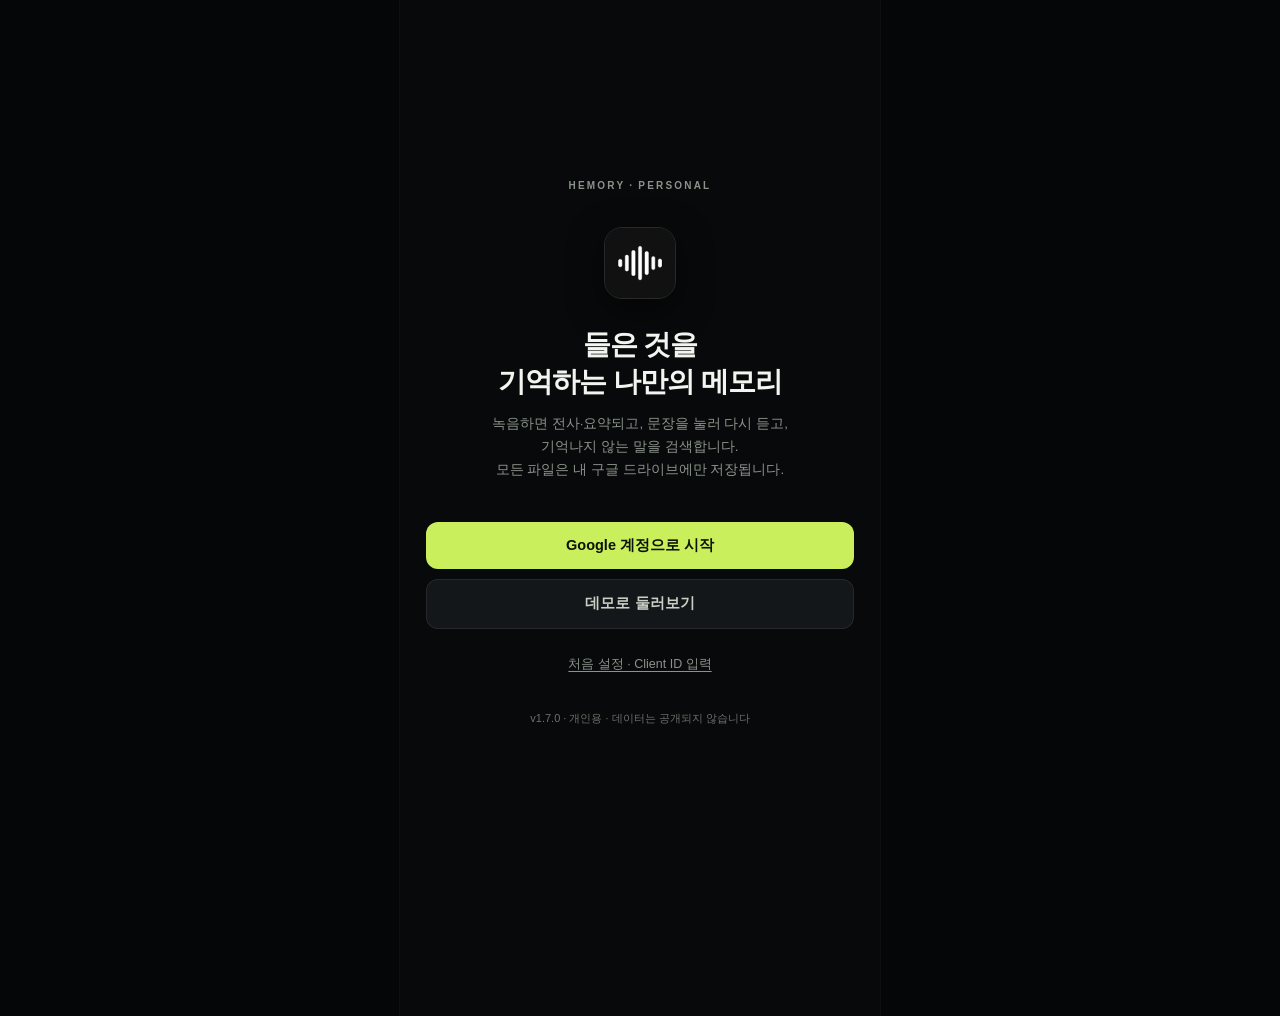
<file: index.html>
<!DOCTYPE html>
<html lang="ko">
<head>
<meta charset="utf-8">
<meta name="viewport" content="width=device-width, initial-scale=1, viewport-fit=cover, maximum-scale=1, user-scalable=no">
<title>Hemory 개인용</title>
<meta name="description" content="내 드라이브에만 저장되는 개인 녹음·전사·검색 메모리">
<meta name="apple-mobile-web-app-capable" content="yes">
<meta name="mobile-web-app-capable" content="yes">
<meta name="apple-mobile-web-app-status-bar-style" content="black-translucent">
<meta name="apple-mobile-web-app-title" content="Hemory">
<meta name="format-detection" content="telephone=no">
<meta name="theme-color" content="#0a0b0c">
<link rel="manifest" href="manifest.webmanifest">
<link rel="apple-touch-icon" sizes="180x180" href="icons/icon-180.png">
<link rel="icon" href="icons/favicon-32.png" sizes="32x32">
<link rel="stylesheet" href="app.css?v=1.7.0">
<script src="https://accounts.google.com/gsi/client" async defer></script>
</head>
<body>
<div id="app">

  <!-- ── 인증 게이트 ─────────────────────────────── -->
  <section id="screen-gate" class="screen active">
    <div class="gate">
      <div class="gate-brand">HEMORY<span class="dot">·</span>PERSONAL</div>
      <div class="gate-mark"><img src="icons/icon-192.png" alt="" width="72" height="72"></div>
      <h1 class="gate-title">들은 것을<br>기억하는 나만의 메모리</h1>
      <p class="gate-desc">녹음하면 전사·요약되고, 문장을 눌러 다시 듣고,<br>기억나지 않는 말을 검색합니다.<br>모든 파일은 내 구글 드라이브에만 저장됩니다.</p>
      <button id="btn-signin" class="btn btn-primary btn-block">Google 계정으로 시작</button>
      <button id="btn-demo" class="btn btn-ghost btn-block">데모로 둘러보기</button>
      <button id="btn-gate-setup" class="link-btn">처음 설정 · Client ID 입력</button>
      <div class="gate-foot">v<span id="app-version">1.0</span> · 개인용 · 데이터는 공개되지 않습니다</div>
    </div>
  </section>

  <!-- ── 타임라인 ────────────────────────────────── -->
  <section id="screen-timeline" class="screen">
    <div class="topbar">
      <button class="menu-btn" id="btn-menu" aria-label="메뉴 · 설정">
        <svg viewBox="0 0 24 24" width="20" height="20" aria-hidden="true"><path d="M4 7h16M4 12h16M4 17h16" fill="none" stroke="currentColor" stroke-width="1.7" stroke-linecap="round"/></svg>
      </button>
      <span class="topbar-sep" aria-hidden="true"></span>
      <button class="listen-pill" id="btn-listen" aria-label="탭하여 듣기 시작">
        <span class="lp-text">
          <span class="lp-title">탭하여 듣기 시작</span>
          <span class="lp-sub">마지막 시작 <b id="last-start">—</b></span>
        </span>
        <span class="lp-wave" aria-hidden="true"></span>
      </button>
    </div>

    <div class="datenav">
      <button class="dn-month" id="dn-month" aria-label="다른 날짜 고르기">
        <span id="dn-month-text">2026 / 11</span>
        <svg viewBox="0 0 24 24" width="15" height="15" aria-hidden="true"><path d="m9 6 6 6-6 6" fill="none" stroke="currentColor" stroke-width="1.8" stroke-linecap="round" stroke-linejoin="round"/></svg>
      </button>
      <div class="dn-right">
        <button class="qdot" id="queue-dot" hidden aria-label="업로드 대기"><span class="qd-dot" aria-hidden="true"></span><span id="queue-n">0</span></button>
        <button class="dn-today" id="btn-today">오늘로</button>
      </div>
    </div>

    <div class="weekstrip" id="weekstrip" role="tablist" aria-label="요일별 날짜"></div>

    <div id="recovery" class="recovery" hidden></div>
    <div id="tl-tip"></div>
    <div id="tl-status" class="tl-status" hidden></div>
    <div id="dayview" class="dayview"></div>
  </section>

  <!-- ── 활동: 카테고리 · 요약 · 검색 ─────────────── -->
  <section id="screen-search" class="screen">
    <header class="phead">
      <h1>활동</h1>
      <p>카테고리 · 요약 · 검색</p>
    </header>
    <div class="searchwrap">
      <div class="searchbar">
        <svg viewBox="0 0 24 24" width="18" height="18" aria-hidden="true"><circle cx="11" cy="11" r="6.5" fill="none" stroke="currentColor" stroke-width="1.7"/><path d="m16 16 4 4" stroke="currentColor" stroke-width="1.7" stroke-linecap="round"/></svg>
        <input id="q" type="text" inputmode="search" autocomplete="off" autocapitalize="off" spellcheck="false" placeholder="기억나지 않는 말을 검색" enterkeyhint="search">
        <button id="q-clear" class="q-clear" hidden aria-label="지우기">✕</button>
      </div>
      <div class="seg" id="search-mode">
        <button data-mode="search" class="on">검색</button>
        <button data-mode="ask">AI에게 묻기</button>
      </div>
    </div>
    <div class="chips" id="search-chips"></div>
    <div id="search-body" class="list"></div>
  </section>

  <!-- ── 인물: 화자 ─────────────────────────────── -->
  <section id="screen-people" class="screen">
    <header class="phead">
      <h1>인물</h1>
      <p>전사에서 확인된 화자</p>
    </header>
    <div id="people-sum" class="people-sum"></div>
    <div id="people-list" class="list"></div>
  </section>

  <!-- ── 에이전트: AI 질문 · 설정 ─────────────────── -->
  <section id="screen-agent" class="screen">
    <header class="phead">
      <h1>에이전트</h1>
      <p>기록에 묻고, 녹음 환경을 관리합니다</p>
    </header>
    <div class="agent-card">
      <div class="agent-top">
        <span class="agent-dot" aria-hidden="true"></span>
        <span class="agent-title">기록 에이전트</span>
        <span class="agent-badge" id="agent-badge">Gemini</span>
      </div>
      <textarea id="ask-input" rows="2" placeholder="예: 지난 회의에서 정한 일정이 뭐였지?" autocomplete="off"></textarea>
      <button class="btn btn-primary btn-block" id="ask-run">물어보기</button>
      <p class="agent-hint" id="agent-hint">근거가 된 문장과 함께 답합니다.</p>
    </div>
    <div id="ask-body" class="list"></div>
    <div class="agent-links" id="agent-links">
      <button class="alink" data-go="settings" data-scroll="sgroup-flip"><b>뒤집어 녹음</b><span>엎으면 시작 · 들면 저장</span></button>
      <button class="alink" data-go="settings" data-scroll="sgroup-schedule"><b>예약 녹음</b><span>요일 · 시간 자동 녹음</span></button>
      <button class="alink" data-go="settings" data-scroll="sgroup-ai"><b>Gemini 키</b><span>질문 · 기기 전사</span></button>
      <button class="alink" data-go="settings" data-scroll="sgroup-account"><b>계정 · 동기화</b><span>Google 드라이브 연결</span></button>
    </div>
  </section>

  <!-- ── 설정 ────────────────────────────────────── -->
  <section id="screen-settings" class="screen">
    <header class="head">
      <button class="back-btn" id="btn-settings-back" aria-label="타임라인으로">
        <svg viewBox="0 0 24 24" width="18" height="18" aria-hidden="true"><path d="m14 6-6 6 6 6" fill="none" stroke="currentColor" stroke-width="1.8" stroke-linecap="round" stroke-linejoin="round"/></svg>
        <span>타임라인</span>
      </button>
      <h1 class="head-title">설정</h1>
    </header>
    <div id="settings-body" class="settings"></div>
  </section>

  <!-- ── 하단 탭 ─────────────────────────────────── -->
  <nav class="tabbar" id="tabbar" hidden>
    <button data-tab="timeline" class="active">
      <svg viewBox="0 0 24 24" width="22" height="22"><path d="M20 12a8 8 0 1 1-2.4-5.7" fill="none" stroke="currentColor" stroke-width="1.7" stroke-linecap="round"/><path d="M20 3.6V8h-4.4" fill="none" stroke="currentColor" stroke-width="1.7" stroke-linecap="round" stroke-linejoin="round"/><path d="M12 8.4V12l2.6 1.6" fill="none" stroke="currentColor" stroke-width="1.7" stroke-linecap="round"/></svg>
      <span>타임라인</span>
    </button>
    <button data-tab="search">
      <svg viewBox="0 0 24 24" width="22" height="22"><path d="m12 3 8 4.2-8 4.2-8-4.2L12 3Z" fill="none" stroke="currentColor" stroke-width="1.6" stroke-linejoin="round"/><path d="m4 12.2 8 4.2 8-4.2M4 16.6l8 4.2 8-4.2" fill="none" stroke="currentColor" stroke-width="1.6" stroke-linecap="round" stroke-linejoin="round"/></svg>
      <span>활동</span>
    </button>
    <button data-tab="people">
      <svg viewBox="0 0 24 24" width="22" height="22"><circle cx="9" cy="8.5" r="3.2" fill="none" stroke="currentColor" stroke-width="1.6"/><path d="M3.4 19.2c.5-3.1 2.8-5 5.6-5s5.1 1.9 5.6 5" fill="none" stroke="currentColor" stroke-width="1.6" stroke-linecap="round"/><path d="M16 6.4a2.7 2.7 0 0 1 0 5.2M17.6 14.6c1.8.5 3 2 3.3 4.2" fill="none" stroke="currentColor" stroke-width="1.6" stroke-linecap="round"/></svg>
      <span>인물</span>
    </button>
    <button data-tab="agent">
      <svg viewBox="0 0 24 24" width="22" height="22"><rect x="5" y="8" width="14" height="11" rx="3.4" fill="none" stroke="currentColor" stroke-width="1.6"/><path d="M12 4.6V8" fill="none" stroke="currentColor" stroke-width="1.6" stroke-linecap="round"/><circle cx="12" cy="3.6" r="1.2" fill="currentColor"/><circle cx="9.4" cy="13" r="1.15" fill="currentColor"/><circle cx="14.6" cy="13" r="1.15" fill="currentColor"/><path d="M9.6 16.2h4.8" fill="none" stroke="currentColor" stroke-width="1.6" stroke-linecap="round"/></svg>
      <span>에이전트</span>
    </button>
  </nav>

  <button class="fab" id="fab" hidden aria-label="녹음 시작">
    <svg viewBox="0 0 24 24" width="24" height="24"><rect x="9" y="3" width="6" height="11" rx="3" fill="none" stroke="currentColor" stroke-width="1.8"/><path d="M6 11a6 6 0 0 0 12 0M12 17v4" fill="none" stroke="currentColor" stroke-width="1.8" stroke-linecap="round"/></svg>
  </button>

  <!-- ── Google 연결이 필요할 때만 나오는 막대 ─────────────── -->
  <button id="conn-bar" class="conn-bar" hidden>
    <svg viewBox="0 0 24 24" width="17" height="17" aria-hidden="true"><path d="M20 12a8 8 0 1 1-2.3-5.6" fill="none" stroke="currentColor" stroke-width="1.7" stroke-linecap="round"/><path d="M20 4v4h-4" fill="none" stroke="currentColor" stroke-width="1.7" stroke-linecap="round" stroke-linejoin="round"/></svg>
    <span>Google 연결이 잠시 끊겼습니다 · <b>탭하여 다시 연결</b></span>
  </button>
</div>

<div id="sheet-root"></div>
<div id="del-bar" class="del-bar" hidden></div>
<div id="auto-bar" class="auto-bar" hidden></div>
<div id="resume-bar" class="auto-bar" hidden></div>
<button id="flip-chip" class="flip-chip" hidden></button>
<div id="sleep-overlay" hidden><div class="so-body"><span class="so-dot"></span><span class="so-txt">녹음 중</span><span class="so-time" id="so-time">00:00</span></div><div class="so-hint">들면 자동으로 저장합니다</div></div>
<div id="toast" class="toast" role="status" aria-live="polite"></div>

<script type="module" src="js/app.js?v=1.7.0"></script>
</body>
</html>
</file>
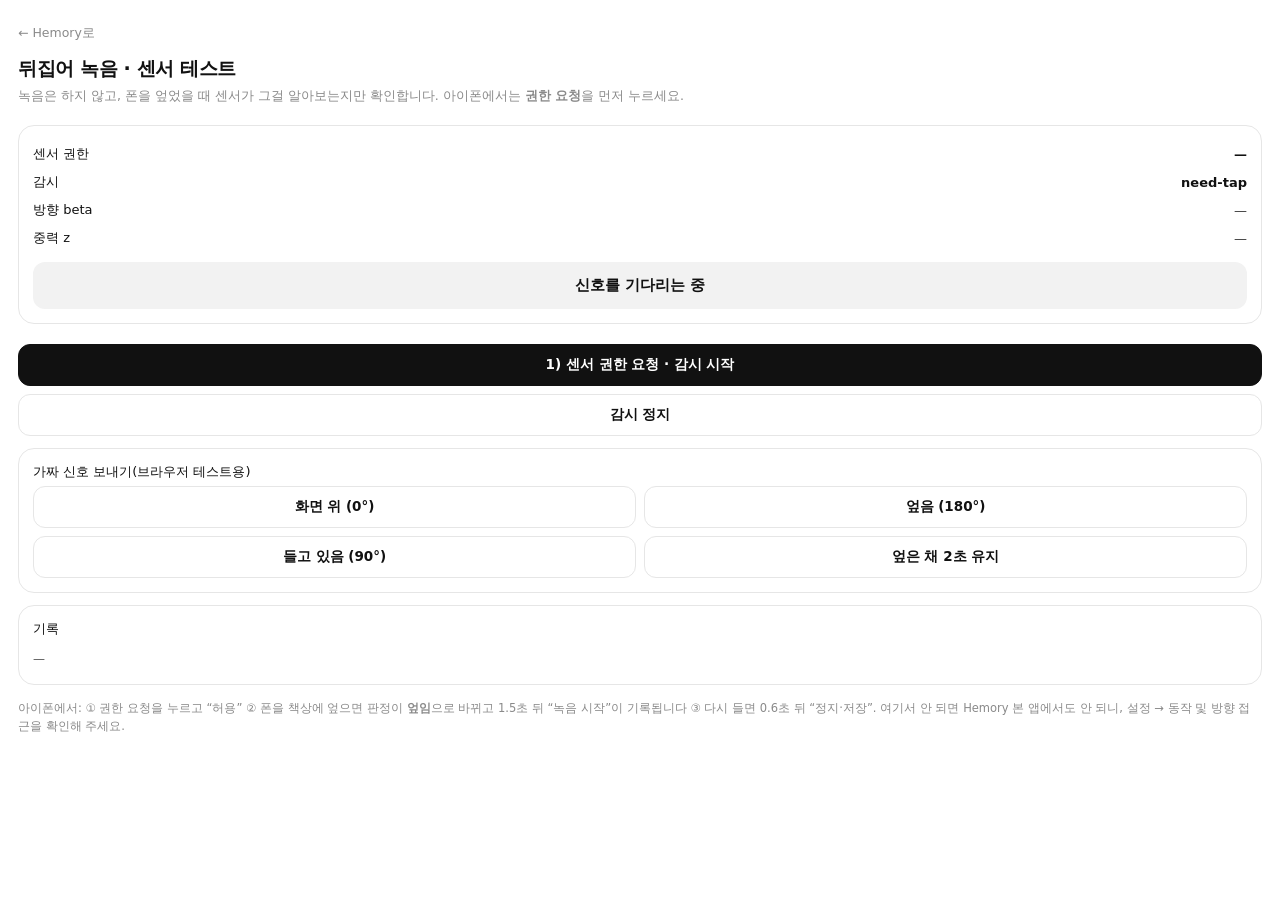
<file: demo/flip-lab.html>
<!DOCTYPE html>
<html lang="ko">
<head>
<meta charset="utf-8">
<meta name="viewport" content="width=device-width, initial-scale=1, viewport-fit=cover">
<title>Hemory · 센서 테스트</title>
<style>
  :root{--ink:#111;--muted:#8a8a8a;--line:#e6e6e6;--chip:#f2f2f2}
  *{box-sizing:border-box}
  body{margin:0;padding:22px 18px calc(28px + env(safe-area-inset-bottom));font-family:-apple-system,BlinkMacSystemFont,"Apple SD Gothic Neo",system-ui,sans-serif;color:var(--ink);background:#fff;-webkit-text-size-adjust:100%}
  h1{font-size:19px;letter-spacing:-.02em;margin:0 0 4px}
  p.sub{margin:0 0 20px;color:var(--muted);font-size:12.5px;line-height:1.55}
  .card{border:1px solid var(--line);border-radius:16px;padding:14px;margin-bottom:12px}
  .row{display:flex;justify-content:space-between;align-items:center;gap:10px;font-size:13px;padding:5px 0}
  .row b{font-weight:600}
  .val{font-variant-numeric:tabular-nums;color:#333}
  .pose{margin-top:10px;border-radius:12px;padding:14px;text-align:center;font-size:15px;font-weight:700;background:var(--chip);transition:background .2s,color .2s}
  .pose[data-pose="down"]{background:#111;color:#fff}
  button{font:inherit;font-size:13.5px;font-weight:600;border-radius:12px;padding:11px 14px;border:1px solid var(--line);background:#fff;color:var(--ink);width:100%;margin-top:8px}
  button.primary{background:#111;color:#fff;border-color:#111}
  button:active{opacity:.8}
  .btns{display:grid;grid-template-columns:1fr 1fr;gap:8px}
  .btns button{margin-top:0}
  .log{margin-top:6px;font-size:12px;line-height:1.7;color:#555;white-space:pre-wrap;font-variant-numeric:tabular-nums;max-height:180px;overflow:auto}
  .note{font-size:11.5px;color:var(--muted);line-height:1.6;margin:14px 0 0}
  .back{display:inline-block;margin-bottom:14px;font-size:12.5px;color:var(--muted);text-decoration:none}
</style>
</head>
<body>
<a class="back" href="../">← Hemory로</a>
<h1>뒤집어 녹음 · 센서 테스트</h1>
<p class="sub">녹음은 하지 않고, 폰을 엎었을 때 센서가 그걸 알아보는지만 확인합니다. 아이폰에서는 <b>권한 요청</b>을 먼저 누르세요.</p>

<div class="card">
  <div class="row"><span>센서 권한</span><b id="perm">—</b></div>
  <div class="row"><span>감시</span><b id="watch">꺼짐</b></div>
  <div class="row"><span>방향 beta</span><span class="val" id="beta">—</span></div>
  <div class="row"><span>중력 z</span><span class="val" id="gz">—</span></div>
  <div class="pose" id="pose" data-pose="none">신호를 기다리는 중</div>
</div>

<button class="primary" id="ask">1) 센서 권한 요청 · 감시 시작</button>
<button id="stop">감시 정지</button>

<div class="card" style="margin-top:12px">
  <div class="row" style="padding-top:0"><span>가짜 신호 보내기(브라우저 테스트용)</span></div>
  <div class="btns">
    <button data-fake="up">화면 위 (0°)</button>
    <button data-fake="down">엎음 (180°)</button>
    <button data-fake="tilt">들고 있음 (90°)</button>
    <button data-fake="hold">엎은 채 2초 유지</button>
  </div>
</div>

<div class="card">
  <div class="row" style="padding-top:0"><span>기록</span></div>
  <div class="log" id="log">—</div>
</div>

<p class="note">아이폰에서: ① 권한 요청을 누르고 “허용” ② 폰을 책상에 엎으면 판정이 <b>엎임</b>으로 바뀌고 1.5초 뒤 “녹음 시작”이 기록됩니다 ③ 다시 들면 0.6초 뒤 “정지·저장”. 여기서 안 되면 Hemory 본 앱에서도 안 되니, 설정 → 동작 및 방향 접근을 확인해 주세요.</p>

<script type="module">
import { FlipWatcher } from "../js/flip.js";

const $ = (s) => document.querySelector(s);
const logEl = $("#log");
const lines = [];
function log(msg) {
  lines.unshift(`${new Date().toLocaleTimeString("ko-KR", { hour12: false })} · ${msg}`);
  logEl.textContent = lines.slice(0, 12).join("\n");
}

const flip = new FlipWatcher({
  onStart: async () => { log("녹음 시작(테스트)"); return true; },
  onStop: () => log("정지·자동 저장(테스트)"),
  onState: (s) => { $("#watch").textContent = s; },
  onSample: (w) => {
    $("#beta").textContent = w.last.beta == null ? "—" : `${Math.round(w.last.beta)}°`;
    $("#gz").textContent = w.last.gz == null ? "—" : w.last.gz.toFixed(2);
    $("#perm").textContent = w.perm === "denied" ? "차단됨" : w.granted ? "허용됨" : "필요";
    const el = $("#pose");
    el.dataset.pose = w.pose;
    el.textContent = w.active ? "녹음 중(테스트)" : w.poseLabel;
  },
});
flip.setArmed(true);

$("#ask").addEventListener("click", async () => {
  const r = await flip.requestPermission();
  log(r.ok ? "센서 권한 허용" : "센서 권한 거부");
  flip.setArmed(true);
  flip.start();
});
$("#stop").addEventListener("click", () => { flip.disable(); flip.setArmed(true); log("감시 정지"); });

function fake(pose) {
  const frames = {
    up:   [{ z: -9.8, beta: 0 }],
    down: [{ z: 9.8, beta: 180 }],
    tilt: [{ z: -0.3, beta: 90 }],
  };
  if (pose === "hold") {
    // 엎은 상태를 2초 유지한 것처럼: 같은 값을 여러 번 보내되 실제 시계는 그대로 흐르게 둔다
    let n = 0;
    const t = setInterval(() => {
      send({ z: 9.8, beta: 180 });
      if (++n >= 20) clearInterval(t);
    }, 100);
    log("가짜 신호: 엎음 2초");
    return;
  }
  for (const f of frames[pose] || []) send(f);
  log(`가짜 신호: ${pose}`);
}

function send({ z, beta }) {
  window.dispatchEvent(new DeviceMotionEvent("devicemotion", {
    accelerationIncludingGravity: { x: 0, y: 0, z },
  }));
  window.dispatchEvent(new DeviceOrientationEvent("deviceorientation", { beta, gamma: 0, alpha: 0 }));
}
document.querySelectorAll("[data-fake]").forEach((b) => b.addEventListener("click", () => fake(b.dataset.fake)));
</script>
</body>
</html>
</file>
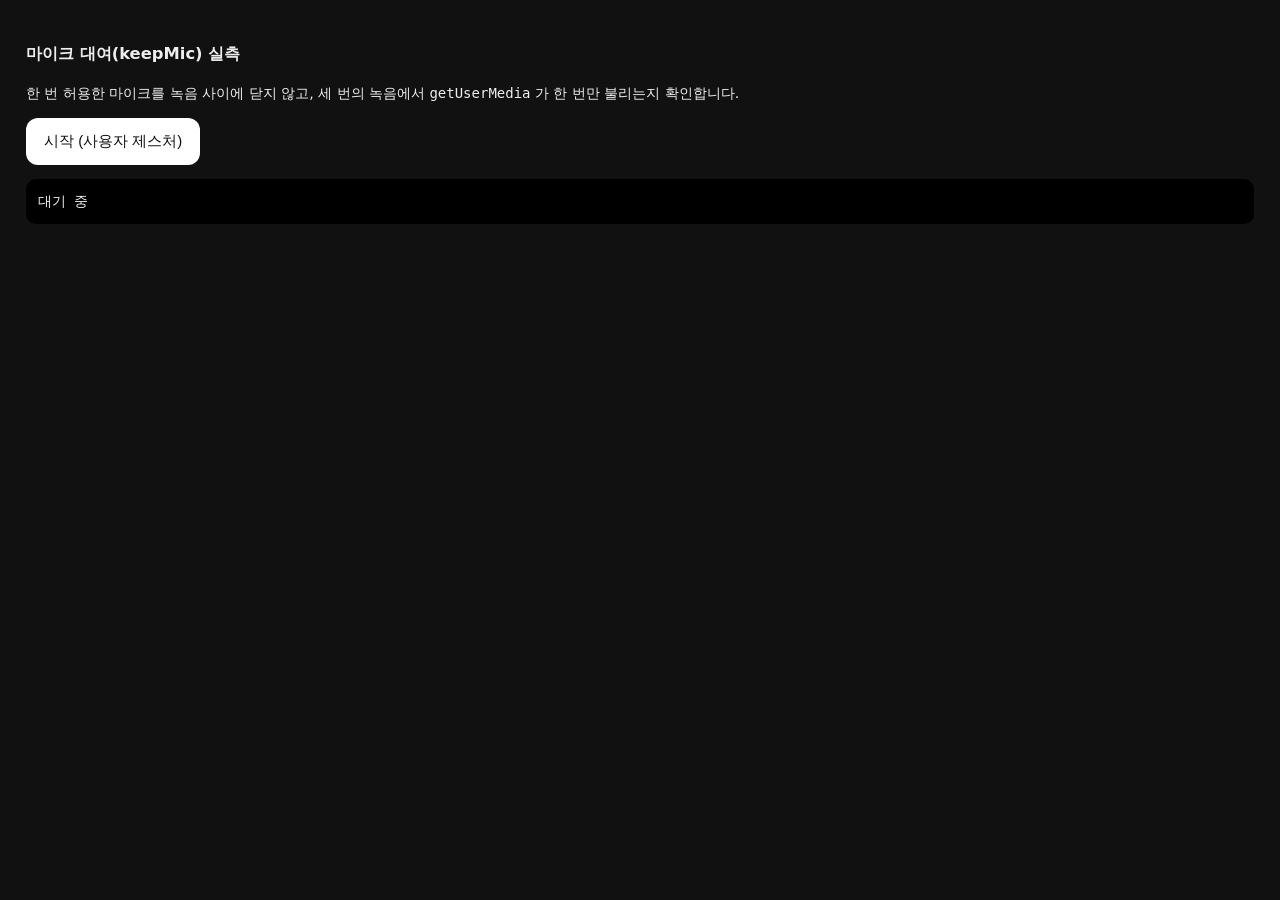
<file: tests/mic-lease-browser.html>
<!doctype html>
<html lang="ko">
<head>
<meta charset="utf-8">
<meta name="viewport" content="width=device-width,initial-scale=1">
<title>Hemory v1.4.1 — 마이크 대여 브라우저 실측</title>
<style>body{font:14px/1.5 -apple-system,system-ui,sans-serif;padding:18px;background:#111;color:#eee}pre{white-space:pre-wrap;background:#000;padding:12px;border-radius:10px}button{padding:14px 18px;font-size:15px;border-radius:12px;border:0;background:#fff;color:#111}</style>
</head>
<body>
<h3>마이크 대여(keepMic) 실측</h3>
<p>한 번 허용한 마이크를 녹음 사이에 닫지 않고, 세 번의 녹음에서 <code>getUserMedia</code> 가 한 번만 불리는지 확인합니다.</p>
<button id="run">시작 (사용자 제스처)</button>
<pre id="out">대기 중</pre>
<script type="module">
import { Recorder, acquireMic, releaseMic, micStatus, probeDuration } from "../js/record.js";

const out = document.getElementById("out");
const log = (o) => { out.textContent = typeof o === "string" ? o : JSON.stringify(o, null, 2); };
const wait = (ms) => new Promise((r) => setTimeout(r, ms));

let gumCalls = 0;
const orig = navigator.mediaDevices.getUserMedia.bind(navigator.mediaDevices);
navigator.mediaDevices.getUserMedia = async (c) => { gumCalls++; return orig(c); };

document.getElementById("run").addEventListener("click", async () => {
  const result = { gumCalls: 0, rounds: [], trackAfterStop: null, sameStream: null, error: null };
  try {
    releaseMic();
    gumCalls = 0;
    const R = new Recorder();
    const first = await acquireMic();
    const firstTrack = first.stream.getAudioTracks()[0];
    for (let i = 1; i <= 3; i++) {
      await R.start({ keepMic: true });
      await wait(700);
      const s = await R.stop();
      const dup = await probeDuration(s.blob);
      result.rounds.push({
        round: i,
        bytes: s.blob.size,
        mime: s.blob.type,
        duration: Number((s.duration || 0).toFixed(2)),
        probed: Number((dup || 0).toFixed(2)),
        trackAfterStop: micStatus().readyState,
        muted: micStatus().muted,
      });
    }
    result.gumCalls = gumCalls;
    result.trackAfterStop = micStatus().readyState;
    result.sameStream = micStatus().live && navigator.mediaDevices && true;
    result.trackSame = (await acquireMic()).stream.getAudioTracks()[0] === firstTrack;
    result.holdLive = micStatus().live;
  } catch (e) {
    result.error = String(e && (e.stack || e.message || e));
  }
  log(result);
  window.__RESULT = result;
});
</script>
</body>
</html>
</file>
<file: app.css>
/* ── Hemory 개인용 · 다크 모노톤 + 올리브/라임 ─────────────────
   v1.5: 참고 스크린샷처럼 딥 블랙 배경 · 시간축 타임라인 · 4탭 구조.
   기존 기능(녹음·전사·검색·설정·시트)은 같은 클래스 이름을 그대로 쓴다. */
:root{
  --bg:#08090a;
  --bg-2:#0b0d0e;
  --surface:#14171a;
  --surface-2:#191d20;
  --surface-3:#21262a;
  --ink:#f2f5ef;
  --ink-2:#c9d1c6;
  --muted:#8a938a;
  --muted-2:#68716a;
  --line:rgba(255,255,255,.075);
  --line-2:rgba(255,255,255,.13);
  --chip:#181c1f;
  --chip-on:#c9ef5c;
  --acc:#c9ef5c;
  --acc-2:#a8d645;
  --acc-ink:#0d1206;
  --acc-dim:rgba(201,239,92,.13);
  --danger:#f0776c;
  --radius:18px;
  --sb:env(safe-area-inset-bottom, 0px);
  --st:env(safe-area-inset-top, 0px);
  --ease:cubic-bezier(.32,.72,0,1);
}
*{box-sizing:border-box;-webkit-tap-highlight-color:transparent}
html,body{margin:0;padding:0;background:#050607}
body{
  color:var(--ink);
  font-family:-apple-system,BlinkMacSystemFont,"Apple SD Gothic Neo","Pretendard","Helvetica Neue",Arial,sans-serif;
  font-size:15px;line-height:1.5;
  -webkit-font-smoothing:antialiased;
  overscroll-behavior-y:none;
}
button{font:inherit;color:inherit;border:0;background:none;cursor:pointer}
input,textarea{font:inherit;color:inherit}
#app{
  max-width:480px;margin:0 auto;min-height:100dvh;background:var(--bg);
  box-shadow:0 0 0 1px rgba(255,255,255,.04);position:relative;
  padding-top:var(--st);
  overflow-x:hidden;
}
.screen{display:none;padding-bottom:calc(116px + var(--sb))}
.screen.active{display:block;animation:fade .22s var(--ease)}
@keyframes fade{from{opacity:0;transform:translateY(4px)}to{opacity:1;transform:none}}

/* ── 공통 헤더 ─────────────────────────────── */
.head{padding:20px 20px 8px}
.head-row{display:flex;align-items:flex-start;justify-content:space-between;gap:12px}
.brand{font-size:10px;letter-spacing:.18em;color:var(--muted);font-weight:600;margin-bottom:6px}
.head-title{margin:6px 0 0;font-size:26px;line-height:1.22;letter-spacing:-.03em;font-weight:700}
.head-sub{margin-top:8px;font-size:13px;color:var(--muted)}
.icon-btn{
  width:38px;height:38px;border:1px solid var(--line-2);border-radius:50%;
  display:grid;place-items:center;color:var(--ink-2);background:var(--surface);flex:0 0 auto;margin-top:2px;
}
.icon-btn:active{background:var(--surface-2)}
.icon-btn.spin svg{animation:spin 1s linear infinite}
@keyframes spin{to{transform:rotate(360deg)}}
.head-actions{display:flex;align-items:center;gap:6px;flex:0 0 auto}
.text-btn{padding:0 12px;height:36px;border-radius:18px;border:1px solid var(--line-2);background:var(--surface);font-size:12.5px;font-weight:600;color:var(--ink-2);letter-spacing:-.01em}
.text-btn.on{background:var(--acc);border-color:var(--acc);color:var(--acc-ink)}
.back-btn{display:inline-flex;align-items:center;gap:3px;font-size:12.5px;color:var(--muted);padding:6px 10px 6px 0}

/* ── 상단 바 (메뉴 + 듣기 시작) ───────────────── */
.topbar{
  position:sticky;top:0;z-index:14;
  display:flex;align-items:center;gap:12px;
  padding:12px 14px 10px;
  background:linear-gradient(var(--bg) 72%, rgba(8,9,10,.86) 100%);
  backdrop-filter:saturate(150%) blur(12px);
}
.menu-btn{
  flex:0 0 auto;width:38px;height:44px;border-radius:12px;background:var(--surface);
  border:1px solid var(--line);display:grid;place-items:center;color:var(--ink-2);
}
.menu-btn:active{background:var(--surface-2)}
.menu-btn.spin svg{animation:spin 1s linear infinite}

/* 날짜 고르기 시트 */
.cal-head{display:flex;align-items:center;justify-content:space-between;padding:4px 6px 12px}
.cal-head b{font-size:15px;letter-spacing:-.01em}
.cal-head button{width:36px;height:36px;border-radius:50%;background:var(--surface-2);font-size:18px;color:var(--ink-2)}
.cal-grid{display:grid;grid-template-columns:repeat(7,1fr);gap:4px}
.cal-dow{text-align:center;font-size:10.5px;color:var(--muted-2);padding:6px 0}
.cal-day{position:relative;aspect-ratio:1;border-radius:12px;font-size:14px;color:var(--ink-2);display:grid;place-items:center;font-variant-numeric:tabular-nums}
.cal-day.today{box-shadow:inset 0 0 0 1px var(--line-2)}
.cal-day.on{background:var(--acc);color:var(--acc-ink);font-weight:800}
.cal-day i{position:absolute;bottom:7px;width:3.5px;height:3.5px;border-radius:50%;background:var(--acc-2)}
.cal-day.on i{background:var(--acc-ink)}
.topbar-sep{width:1px;height:24px;background:var(--line-2);flex:0 0 auto}
.listen-pill{
  position:relative;flex:1;min-width:0;display:flex;align-items:center;gap:10px;
  height:56px;padding:0 0 0 16px;border-radius:14px;overflow:hidden;text-align:left;
  background:linear-gradient(100deg,#1b2023 0%,#191d20 58%,#151a18 100%);
  border:1px solid var(--line-2);
}
.listen-pill:active{transform:scale(.995)}
.lp-text{flex:1;min-width:0;display:flex;flex-direction:column;gap:1px;padding:1px 0}
.lp-title{font-size:17px;font-weight:700;letter-spacing:-.02em;color:var(--ink);white-space:nowrap}
.lp-sub{font-size:11px;color:var(--muted);white-space:nowrap;overflow:hidden;text-overflow:ellipsis}
.lp-sub b{color:var(--ink-2);font-weight:600}
.lp-wave{
  flex:0 0 46%;align-self:stretch;opacity:.5;
  background-image:radial-gradient(circle at 1px 1px, rgba(215,240,190,.55) 1px, transparent 1.4px);
  background-size:5px 5px;
  -webkit-mask-image:linear-gradient(90deg, transparent 0%, rgba(0,0,0,.25) 22%, #000 62%);
  mask-image:linear-gradient(90deg, transparent 0%, rgba(0,0,0,.25) 22%, #000 62%);
}

/* ── 날짜 네비게이션 ─────────────────────────── */
.datenav{display:flex;align-items:center;justify-content:space-between;padding:6px 18px 2px}
.dn-month{
  display:inline-flex;align-items:center;gap:4px;font-size:19px;font-weight:700;
  letter-spacing:-.02em;color:var(--ink);padding:4px 2px;font-variant-numeric:tabular-nums;
}
.dn-month svg{color:var(--muted);margin-top:2px}
.dn-today{font-size:12.5px;color:var(--ink-2);padding:6px 2px;font-weight:600}
.dn-today.on{color:var(--acc)}
.dn-right{display:inline-flex;align-items:center;gap:10px}
/* v1.7 — 업로드 대기 배지(탭하면 지금 올리기) */
.qdot{display:inline-flex;align-items:center;gap:5px;height:24px;padding:0 9px;border-radius:999px;background:rgba(201,239,92,.1);border:1px solid rgba(201,239,92,.32);color:var(--acc);font-size:11px;font-weight:700;font-variant-numeric:tabular-nums;letter-spacing:0}
.qdot[hidden]{display:none}
.qdot .qd-dot{width:6px;height:6px;border-radius:50%;background:var(--acc);animation:sopulse 1.8s infinite}
.qdot[data-fails="1"]{background:rgba(255,99,99,.1);border-color:rgba(255,99,99,.34);color:var(--danger)}
.qdot[data-fails="1"] .qd-dot{background:var(--danger);animation:none}

/* 주간 캘린더 */
.weekstrip{display:grid;grid-template-columns:repeat(7,1fr);gap:2px;padding:4px 10px 10px}
.wd{
  position:relative;display:flex;flex-direction:column;align-items:center;gap:5px;
  padding:8px 0 12px;border-radius:14px;color:var(--muted);
}
.wd .wd-dow{font-size:10.5px;letter-spacing:.04em;color:var(--muted-2)}
.wd .wd-day{font-size:19px;font-weight:600;color:var(--ink-2);font-variant-numeric:tabular-nums;letter-spacing:-.02em}
.wd.on{background:rgba(201,239,92,.07)}
.wd.on .wd-dow{color:var(--acc-2)}
.wd.on .wd-day{color:var(--acc);font-weight:800}
.wd .wd-dots{position:absolute;bottom:4px;left:0;right:0;display:flex;justify-content:center;gap:3px;height:4px}
.wd .wd-dots i{width:4px;height:4px;border-radius:50%;background:var(--acc-2);opacity:.55}
.wd.on .wd-dots i{background:var(--acc);opacity:.95}
.wd.today .wd-day{color:var(--ink)}
.wd.today.on .wd-day{color:var(--acc)}

/* ── 시간축 타임라인 ─────────────────────────── */
.dayview{padding:0 8px 8px}
.grid{position:relative;margin-top:2px}
.hlabels{position:absolute;left:0;top:0;width:56px;height:100%;pointer-events:none}
.hlabel{
  position:absolute;left:6px;transform:translateY(-50%);
  font-size:9.5px;color:var(--muted-2);font-variant-numeric:tabular-nums;letter-spacing:.02em;
}
.hlabel.edge{color:var(--ink-2);font-weight:600}
.canvas{position:absolute;left:56px;right:2px;top:0;height:100%}
.hline{position:absolute;left:0;right:0;height:1px;background:repeating-linear-gradient(90deg,rgba(255,255,255,.075) 0 4px,transparent 4px 9px)}
.spine{position:absolute;left:0;width:2px;border-radius:2px;background:linear-gradient(180deg,rgba(201,239,92,.28),rgba(201,239,92,.5) 12%,rgba(201,239,92,.5) 88%,rgba(201,239,92,.2));box-shadow:0 0 10px rgba(201,239,92,.12)}
.blk{
  position:absolute;left:10px;right:0;display:block;text-align:left;overflow:hidden;
  padding:11px 14px 10px;border-radius:14px;color:var(--ink);
  background:linear-gradient(155deg,rgba(129,163,58,.17),rgba(26,31,24,.94) 42%,rgba(16,19,17,.97));
  border:1px solid rgba(168,206,88,.15);
  box-shadow:0 8px 22px rgba(0,0,0,.28), inset 0 1px 0 rgba(255,255,255,.03);
}
.blk:active{transform:scale(.997)}
.blk-range{display:block;font-size:11px;color:var(--acc-2);letter-spacing:.01em;font-variant-numeric:tabular-nums}
.blk-wm{
  position:absolute;right:10px;top:6px;font-size:27px;font-weight:800;letter-spacing:.01em;
  color:rgba(201,239,92,.13);pointer-events:none;user-select:none;line-height:1;
}
.blk-title{
  display:-webkit-box;-webkit-line-clamp:2;-webkit-box-orient:vertical;overflow:hidden;
  margin-top:9px;font-size:18px;line-height:1.33;font-weight:700;letter-spacing:-.025em;
  padding-right:4px;
}
.blk-foot{display:block;margin-top:9px;font-size:11.5px;color:var(--muted);white-space:nowrap;overflow:hidden;text-overflow:ellipsis}
.blk-cat{display:inline-flex;align-items:center;gap:5px;font-size:10px;letter-spacing:.08em;font-weight:700;color:var(--acc-2);margin-right:7px}
.blk[data-short="1"]{padding:9px 12px}
.blk[data-short="1"] .blk-wm{display:none}
.blk[data-short="1"] .blk-title{margin-top:5px;font-size:15.5px;-webkit-line-clamp:1}
.blk[data-short="1"] .blk-foot{display:none}
.blk.pending{background:linear-gradient(155deg,rgba(255,255,255,.04),rgba(18,21,22,.95));border-style:dashed;border-color:var(--line-2)}
.blk.pending .blk-range{color:var(--muted)}
.blk.on{border-color:var(--acc);box-shadow:0 0 0 1px var(--acc),0 10px 26px rgba(0,0,0,.35)}
.blk .ck{
  position:absolute;right:10px;bottom:10px;width:22px;height:22px;border-radius:50%;
  border:1.5px solid var(--line-2);display:grid;place-items:center;font-size:12px;color:var(--acc-ink);background:rgba(0,0,0,.25);
}
.blk.on .ck{background:var(--acc);border-color:var(--acc);color:var(--acc-ink)}
.day-empty{
  position:absolute;left:8px;right:8px;top:26px;padding:26px 18px;text-align:center;
  border:1px dashed var(--line-2);border-radius:16px;color:var(--muted);font-size:13px;line-height:1.65;
}
.day-empty b{display:block;color:var(--ink);font-size:14.5px;margin-bottom:4px}
.tl-status{padding:2px 20px 8px;font-size:11.5px;color:var(--muted)}
.tl-status b{color:var(--acc-2);font-weight:600}
.tl-status[hidden]{display:none}

/* ── 활동 · 인물 · 에이전트 공통 헤더 ─────────── */
.phead{padding:22px 20px 10px}
.phead h1{margin:0;font-size:26px;letter-spacing:-.03em;font-weight:700}
.phead p{margin:5px 0 0;font-size:12.5px;color:var(--muted)}

/* ── 칩 ────────────────────────────────────── */
.chips{display:flex;gap:7px;padding:10px 16px 4px;overflow-x:auto;scrollbar-width:none}
.chips::-webkit-scrollbar{display:none}
.chip{
  flex:0 0 auto;padding:7px 13px;border-radius:999px;background:var(--chip);
  font-size:13px;color:var(--ink-2);white-space:nowrap;border:1px solid var(--line);
  transition:background .15s,color .15s;
}
.chip.on{background:var(--acc);color:var(--acc-ink);border-color:var(--acc);font-weight:700}

/* ── 목록/피드 ─────────────────────────────── */
.list{padding:6px 12px 0}
.feed{padding:2px 4px 0}
.frow{display:grid;grid-template-columns:44px 1fr;gap:10px;width:100%;text-align:left;padding:13px 12px;border-radius:15px;border:1px solid transparent}
.frow:active{background:var(--surface)}
.frow-time{font-size:11.5px;color:var(--muted-2);font-variant-numeric:tabular-nums;padding-top:2px}
.frow-main{min-width:0;display:block}
.frow-top{display:flex;align-items:center;gap:6px;margin-bottom:4px}
.frow-date{font-size:10.5px;color:var(--muted-2)}
.frow-title{display:-webkit-box;-webkit-line-clamp:2;-webkit-box-orient:vertical;overflow:hidden;font-size:15px;font-weight:600;letter-spacing:-.02em;line-height:1.35}
.frow-line{display:-webkit-box;-webkit-line-clamp:1;-webkit-box-orient:vertical;overflow:hidden;font-size:12.5px;color:var(--muted);margin-top:3px}
.empty{padding:48px 24px;text-align:center;color:var(--muted)}
.empty h3{margin:0 0 6px;font-size:15px;font-weight:600;color:var(--ink)}
.empty p{margin:0;font-size:13px;line-height:1.6}
.tag{font-size:10px;letter-spacing:.06em;font-weight:600;padding:3px 7px;border-radius:6px;background:var(--surface-2);color:var(--ink-2);border:1px solid var(--line)}
.tag.meeting{background:rgba(201,239,92,.16);color:var(--acc);border-color:rgba(201,239,92,.28)}
.tag.pending{background:transparent;border:1px dashed var(--line-2);color:var(--muted)}
.tag.seg{background:transparent;color:var(--muted);font-variant-numeric:tabular-nums}

/* ── 검색 ──────────────────────────────────── */
.searchwrap{padding:2px 16px 0}
.searchbar{display:flex;align-items:center;gap:9px;padding:0 14px;height:46px;border-radius:14px;background:var(--surface);border:1px solid var(--line);color:var(--muted)}
.searchbar input{flex:1;border:0;background:none;outline:none;font-size:15.5px;color:var(--ink)}
.searchbar input::placeholder{color:var(--muted-2)}
.q-clear{font-size:12px;color:var(--muted);padding:4px 6px}
.seg{display:flex;gap:4px;margin-top:10px;background:var(--surface);border:1px solid var(--line);padding:3px;border-radius:11px}
.seg button{flex:1;padding:7px 0;border-radius:8px;font-size:13px;color:var(--muted);font-weight:500}
.seg button.on{background:var(--surface-3);color:var(--ink);font-weight:600}
.hit{width:100%;text-align:left;padding:14px 10px;border-bottom:1px solid var(--line)}
.hit:active{background:var(--surface)}
.hit-meta{display:flex;gap:8px;align-items:center;font-size:11.5px;color:var(--muted);margin-bottom:6px}
.hit-text{font-size:14.5px;line-height:1.55;letter-spacing:-.01em;margin:0;color:var(--ink-2)}
.hit-text mark{background:var(--acc);color:var(--acc-ink);border-radius:3px;padding:0 2px}
.hit-where{font-size:11.5px;color:var(--muted-2);margin-top:6px}
.search-hint{padding:14px 20px;font-size:12.5px;color:var(--muted)}
.ask-box{padding:12px 8px 0}
.ask-card{border:1px solid var(--line);border-radius:16px;padding:16px;background:var(--surface)}
.ask-q{font-size:12.5px;color:var(--muted);margin-bottom:8px}
.ask-a{font-size:15px;line-height:1.65;white-space:pre-wrap;color:var(--ink-2)}
.ask-src{margin-top:14px;border-top:1px solid var(--line);padding-top:10px}
.ask-src h4{margin:0 0 6px;font-size:10.5px;letter-spacing:.08em;color:var(--muted);font-weight:600}
.src{display:block;width:100%;text-align:left;padding:9px 0;font-size:12.5px;color:var(--ink-2);border-bottom:1px solid var(--line);line-height:1.5}
.src:last-child{border-bottom:0}
.src b{font-weight:600;color:var(--acc-2)}
.src span{color:var(--muted-2);font-variant-numeric:tabular-nums}

/* ── 인물 ──────────────────────────────────── */
.people-sum{display:flex;gap:18px;padding:4px 20px 10px;font-size:12px;color:var(--muted)}
.people-sum b{color:var(--acc);font-size:15px;font-weight:700;margin-right:3px}
.person{display:flex;align-items:center;gap:12px;width:100%;text-align:left;padding:12px 10px;border-bottom:1px solid var(--line)}
.person:active{background:var(--surface)}
.avatar{flex:0 0 auto;width:40px;height:40px;border-radius:50%;display:grid;place-items:center;font-size:14px;font-weight:700;color:var(--acc);background:rgba(201,239,92,.1);border:1px solid rgba(201,239,92,.22)}
.p-main{flex:1;min-width:0;display:block}
.p-main b{display:block;font-size:14.5px;font-weight:600;letter-spacing:-.01em;overflow:hidden;text-overflow:ellipsis;white-space:nowrap}
.p-main span{display:block;font-size:11.5px;color:var(--muted-2);margin-top:2px}
.person svg{color:var(--muted-2);flex:0 0 auto}
.p-lines{padding:2px 0 0}
.p-line{font-size:13px;line-height:1.6;color:var(--ink-2);padding:8px 0;border-bottom:1px solid var(--line)}
.p-line span{display:block;font-size:10.5px;color:var(--muted-2);margin-bottom:2px}

/* ── 에이전트 ──────────────────────────────── */
.agent-card{margin:4px 16px 8px;padding:15px;border-radius:18px;background:linear-gradient(150deg,rgba(201,239,92,.07),rgba(20,24,26,.96) 55%);border:1px solid var(--line-2)}
.agent-top{display:flex;align-items:center;gap:8px;margin-bottom:10px}
.agent-dot{width:8px;height:8px;border-radius:50%;background:var(--acc);box-shadow:0 0 10px rgba(201,239,92,.5)}
.agent-title{font-size:13px;font-weight:700;letter-spacing:-.01em}
.agent-badge{margin-left:auto;font-size:10px;letter-spacing:.06em;color:var(--acc-2);border:1px solid rgba(201,239,92,.24);padding:2px 7px;border-radius:6px}
.agent-card textarea{
  width:100%;min-height:64px;resize:none;border:1px solid var(--line);border-radius:12px;
  background:rgba(0,0,0,.25);padding:11px 12px;font-size:14.5px;line-height:1.5;outline:none;color:var(--ink);
}
.agent-card textarea::placeholder{color:var(--muted-2)}
.agent-card textarea:focus{border-color:rgba(201,239,92,.4)}
.agent-hint{margin:10px 0 0;font-size:11.5px;color:var(--muted-2);line-height:1.5}
.agent-links{display:grid;grid-template-columns:1fr 1fr;gap:8px;padding:8px 16px 0}
.alink{display:block;text-align:left;padding:12px;border-radius:14px;background:var(--surface);border:1px solid var(--line)}
.alink:active{background:var(--surface-2)}
.alink b{display:block;font-size:13px;font-weight:600}
.alink span{display:block;font-size:11px;color:var(--muted-2);margin-top:2px}

/* ── 설정 ──────────────────────────────────── */
.settings{padding:8px 20px 0}
.sgroup{margin-bottom:26px;scroll-margin-top:16px}
.sgroup h2{font-size:11px;letter-spacing:.12em;color:var(--muted);font-weight:600;margin:0 0 8px}
.srow{display:flex;align-items:center;justify-content:space-between;gap:14px;padding:14px 0;border-bottom:1px solid var(--line)}
.srow:last-child{border-bottom:0}
.srow .k{font-size:14px}
.srow .v{font-size:13px;color:var(--muted);text-align:right;word-break:break-all}
.srow button.act{font-size:13px;color:var(--ink);text-decoration:underline;text-underline-offset:3px}
.note{font-size:12px;color:var(--muted);line-height:1.65;margin:8px 0 0}
.field{margin-top:10px}
.field label{display:block;font-size:12px;color:var(--muted);margin-bottom:6px}
.field input{width:100%;padding:12px 13px;border:1px solid var(--line-2);border-radius:11px;font-size:13.5px;outline:none;background:rgba(0,0,0,.25);color:var(--ink)}
.field input:focus{border-color:rgba(201,239,92,.45)}
.field .hint{font-size:11.5px;color:var(--muted-2);margin-top:6px;line-height:1.55}
.btn{display:inline-flex;align-items:center;justify-content:center;gap:8px;border-radius:12px;font-size:14.5px;font-weight:600;padding:13px 18px;transition:opacity .15s,background .15s;text-decoration:none}
.btn:active{opacity:.75}
.btn-primary{background:var(--acc);color:var(--acc-ink)}
.btn-ghost{background:var(--surface);color:var(--ink-2);border:1px solid var(--line)}
.btn-line{background:transparent;color:var(--ink);border:1px solid var(--line-2)}
.btn-block{width:100%;margin-top:10px}
.btn[disabled]{opacity:.45}
.btn-danger{background:var(--ink);color:var(--bg)}
.btn-danger:disabled{opacity:.35}
.link-btn{font-size:12.5px;color:var(--muted);text-decoration:underline;text-underline-offset:3px;margin-top:18px;padding:8px}
.link-danger{font-size:12.5px;color:var(--danger);text-decoration:underline;text-underline-offset:3px}

/* ── 게이트 ────────────────────────────────── */
.gate{padding:44px 26px 40px;text-align:center;min-height:100dvh;display:flex;flex-direction:column;justify-content:center}
.gate-brand{font-size:10px;letter-spacing:.22em;color:var(--muted);font-weight:600;margin-bottom:34px}
.gate-brand .dot{margin:0 4px}
.gate-mark img{border-radius:18px;box-shadow:0 10px 34px rgba(0,0,0,.55);border:1px solid var(--line-2)}
.gate-title{font-size:28px;line-height:1.32;letter-spacing:-.035em;margin:22px 0 12px;font-weight:700}
.gate-desc{font-size:13.5px;color:var(--muted);line-height:1.7;margin:0 0 30px}
.gate-foot{margin-top:28px;font-size:11px;color:var(--muted-2)}

/* ── 탭바 · FAB ────────────────────────────── */
.tabbar{
  position:fixed;left:0;right:0;bottom:0;z-index:20;
  max-width:480px;margin:0 auto;display:flex;
  background:rgba(10,12,13,.93);backdrop-filter:saturate(160%) blur(18px);
  border-top:1px solid var(--line);padding-bottom:var(--sb);
}
.tabbar[hidden]{display:none}
.tabbar button{flex:1;display:flex;flex-direction:column;align-items:center;gap:4px;padding:9px 0 7px;color:var(--muted-2);font-size:10.5px;letter-spacing:.01em}
.tabbar button.active{color:var(--acc)}
.tabbar button.active svg{stroke-width:1.9;filter:drop-shadow(0 0 6px rgba(201,239,92,.25))}
.fab[hidden]{display:none}
.fab{
  position:fixed;z-index:21;right:calc(50% - 240px + 16px);bottom:calc(78px + var(--sb));
  width:52px;height:52px;border-radius:50%;background:var(--acc);color:var(--acc-ink);
  display:grid;place-items:center;box-shadow:0 10px 26px rgba(0,0,0,.5),0 0 0 1px rgba(255,255,255,.06);
}
@media (max-width:520px){.fab{right:16px}}
.fab:active{transform:scale(.96)}
.install-tip{display:flex;gap:10px;align-items:flex-start;background:var(--surface);color:var(--ink);border:1px solid var(--line-2);border-radius:14px;padding:12px 14px;margin:6px 18px 2px;font-size:12.5px;line-height:1.5;animation:fade .3s var(--ease)}
.install-tip .x{color:var(--muted);font-size:14px;flex:0 0 auto;padding:0 2px}
.install-tip span{display:block;color:var(--muted);margin-top:2px}

/* ── 시트 ──────────────────────────────────── */
.sheet-backdrop{position:fixed;inset:0;background:rgba(0,0,0,.62);z-index:30;opacity:0;transition:opacity .24s}
.sheet-backdrop.show{opacity:1}
.sheet{
  position:fixed;left:0;right:0;bottom:0;z-index:31;max-width:480px;margin:0 auto;
  background:var(--bg-2);border:1px solid var(--line-2);border-bottom:0;
  border-radius:24px 24px 0 0;max-height:92dvh;display:flex;flex-direction:column;
  transform:translateY(100%);transition:transform .32s var(--ease);box-shadow:0 -12px 48px rgba(0,0,0,.6);
}
.sheet.show{transform:none}
.sheet.tall{height:92dvh}
.sheet-head{flex:0 0 auto;padding:8px 20px 12px;border-bottom:1px solid var(--line);position:relative}
.grab{width:36px;height:4px;border-radius:2px;background:var(--line-2);margin:0 auto 12px}
.sheet-title{margin:0;font-size:19px;line-height:1.3;letter-spacing:-.025em;font-weight:700;padding-right:34px}
.sheet-sub{font-size:12px;color:var(--muted);margin-top:6px;display:flex;gap:8px;flex-wrap:wrap;align-items:center}
.sheet-close{position:absolute;right:14px;top:22px;width:30px;height:30px;border-radius:50%;background:var(--surface-2);color:var(--ink-2);display:grid;place-items:center;font-size:13px}
.sheet-body{flex:1 1 auto;overflow-y:auto;-webkit-overflow-scrolling:touch;padding:0 0 24px;scrollbar-width:none}
.sheet-body::-webkit-scrollbar{display:none}
.sheet-foot{flex:0 0 auto;border-top:1px solid var(--line);padding:10px 16px calc(10px + var(--sb));background:var(--bg-2)}

/* ── 상세 ──────────────────────────────────── */
.detail-sec{padding:18px 20px;border-bottom:1px solid var(--line)}
.detail-sec:last-child{border-bottom:0}
.detail-sec h3{font-size:10.5px;letter-spacing:.1em;color:var(--muted);font-weight:600;margin:0 0 10px}
.oneline{font-size:16px;line-height:1.55;letter-spacing:-.02em;margin:0;font-weight:500;color:var(--ink)}
.bullets{margin:0;padding:0;list-style:none}
.bullets li{position:relative;padding-left:13px;font-size:14px;line-height:1.6;margin-bottom:7px;color:var(--ink-2)}
.bullets li:before{content:"";position:absolute;left:0;top:9px;width:4px;height:4px;border-radius:50%;background:var(--acc-2);opacity:.6}
.actions li{padding-left:0;display:flex;gap:8px;align-items:flex-start}
.actions li:before{display:none}
.actions .own{flex:0 0 auto;font-size:11px;font-weight:600;background:var(--surface-2);border-radius:5px;padding:2px 6px;margin-top:2px;color:var(--acc-2)}
.transcript{padding:6px 12px 0}
.tr-hint{font-size:11.5px;color:var(--muted-2);padding:0 8px 10px}
.tr{display:grid;grid-template-columns:34px 1fr;gap:10px;width:100%;text-align:left;padding:8px;border-radius:10px;transition:background .15s}
.tr:active{background:var(--surface)}
.tr.on{background:rgba(201,239,92,.08)}
.tr-t{font-size:10.5px;color:var(--muted-2);font-variant-numeric:tabular-nums;padding-top:4px}
.tr-body{font-size:14.5px;line-height:1.6;letter-spacing:-.01em;color:var(--ink-2)}
.tr.on .tr-body{color:var(--ink)}
.tr-sp{font-size:10.5px;color:var(--acc-2);font-weight:600;margin-right:5px}
.tr-head{
  position:sticky;top:0;z-index:2;margin:12px 0 4px;padding:6px 2px 5px;
  font-size:10.5px;letter-spacing:.08em;color:var(--muted);font-weight:600;
  background:linear-gradient(var(--bg-2) 70%,rgba(11,13,14,0));
}
.tr-head:first-child{margin-top:2px}

/* ── 플레이어 ──────────────────────────────── */
.player{display:flex;align-items:center;gap:12px}
.pl-btn{width:40px;height:40px;border-radius:50%;background:var(--acc);color:var(--acc-ink);display:grid;place-items:center;flex:0 0 auto}
.pl-btn.small{width:34px;height:34px;background:var(--surface-2);color:var(--ink-2)}
.pl-mid{flex:1;min-width:0}
.pl-bar{height:3px;background:var(--line-2);border-radius:2px;overflow:hidden;margin-bottom:6px}
.pl-bar i{display:block;height:100%;width:0;background:var(--acc)}
.pl-time{display:flex;justify-content:space-between;font-size:10.5px;color:var(--muted);font-variant-numeric:tabular-nums}
.pl-title{font-size:11.5px;color:var(--muted);white-space:nowrap;overflow:hidden;text-overflow:ellipsis;margin-bottom:2px}
.pl-status{margin-top:8px;font-size:11.5px;color:var(--muted);text-align:center;line-height:1.4}
.pl-status.error{color:var(--danger)}
.pl-btn.busy{opacity:.55}

/* ── 녹음 시트 ─────────────────────────────── */
.rec-wrap{padding:10px 22px 26px;text-align:center}
.rec-timer{font-size:44px;font-weight:300;letter-spacing:-.02em;font-variant-numeric:tabular-nums;margin:8px 0 2px;color:var(--ink)}
.rec-state{font-size:12px;color:var(--muted);letter-spacing:.06em;margin-bottom:14px}
.wave{height:64px;display:flex;align-items:center;justify-content:center;gap:3px;margin-bottom:18px}
.wave i{width:3px;border-radius:2px;background:var(--acc);height:6px;transition:height .09s linear;opacity:.8}
.rec-controls{display:flex;align-items:center;justify-content:center;gap:22px;margin:6px 0 4px}
.rec-main{width:72px;height:72px;border-radius:50%;background:var(--acc);color:var(--acc-ink);display:grid;place-items:center;font-size:13px;font-weight:700}
.rec-main.stop{background:transparent;border:2px solid var(--acc);color:var(--acc)}
.rec-side{width:46px;height:46px;border-radius:50%;background:var(--surface-2);display:grid;place-items:center;font-size:12px;color:var(--ink-2)}
.rec-save{text-align:left;margin-top:18px}
.rec-save .field{margin-top:14px}
.rec-note{font-size:11.5px;color:var(--muted);line-height:1.6;margin-top:14px;text-align:left;padding:12px;background:var(--surface);border:1px solid var(--line);border-radius:12px}
.rec-badges{display:flex;flex-wrap:wrap;gap:6px;justify-content:center;min-height:23px;margin:-6px 0 10px}
.rec-badge{font-size:11px;line-height:1;padding:6px 10px;border-radius:999px;background:var(--surface-2);color:var(--muted);display:inline-flex;align-items:center;gap:5px}
.rec-badge.on{background:var(--acc);color:var(--acc-ink)}
.rec-opt{display:flex;align-items:center;gap:12px;text-align:left;padding:11px 13px;border:1px solid var(--line);border-radius:14px;margin:14px 0 4px}
.rec-opt-txt{flex:1}
.rec-opt-txt b{display:block;font-size:13px;font-weight:600;letter-spacing:-.01em}
.rec-opt-txt span{display:block;font-size:11.5px;color:var(--muted);line-height:1.45;margin-top:3px}
.sw{flex:0 0 auto;width:44px;height:26px;border-radius:999px;background:#3a4140;position:relative;transition:background .18s;border:0;padding:0}
.sw i{position:absolute;top:3px;left:3px;width:20px;height:20px;border-radius:50%;background:#fff;box-shadow:0 1px 2px rgba(0,0,0,.35);transition:transform .18s}
.sw[aria-checked="true"]{background:var(--acc-2)}
.sw[aria-checked="true"] i{transform:translateX(18px)}
.sw:disabled{opacity:.4}

/* 뒤집어 녹음 — 상태 칩(타임라인) */
.flip-chip{position:fixed;left:50%;transform:translateX(-50%);bottom:calc(var(--sb) + 76px);z-index:64;display:inline-flex;align-items:center;gap:7px;padding:8px 13px;border-radius:999px;background:rgba(20,24,26,.96);border:1px solid var(--line-2);color:var(--ink);font-size:11.5px;line-height:1;box-shadow:0 8px 24px rgba(0,0,0,.5);animation:fade .25s var(--ease);max-width:calc(100% - 32px);white-space:nowrap;overflow:hidden;text-overflow:ellipsis}
.flip-chip[hidden]{display:none}
.flip-chip .fc-dot{width:7px;height:7px;border-radius:50%;background:var(--muted-2);flex:0 0 auto}
.flip-chip[data-state="ready"] .fc-dot{background:var(--acc)}
.flip-chip[data-state="active"] .fc-dot{background:var(--acc);animation:sopulse 1.2s infinite}
.flip-chip[data-state="need-tap"] .fc-dot{background:var(--acc-2);box-shadow:0 0 0 3px rgba(201,239,92,.16)}
.flip-chip[data-state="denied"] .fc-dot,.flip-chip[data-state="nosignal"] .fc-dot{background:var(--danger)}
.flip-chip:active{transform:translateX(-50%) scale(.99)}
/* v1.7 — 뒤집어 녹음 칩 안의 마이크 레벨 미터(대기 중에도 마이크가 살아 있는지 확인) */
.fc-meter{display:inline-flex;align-items:flex-end;gap:2px;height:12px;margin-left:3px;flex:0 0 auto}
.fc-meter[hidden]{display:none}
.fc-meter i{width:3px;height:4px;border-radius:2px;background:rgba(255,255,255,.18);transition:height .12s ease,background .12s ease}
.fc-meter i.on{background:var(--acc);height:11px}
.fc-meter[data-s="waiting"] i,.fc-meter[data-s="silent"] i{background:rgba(255,255,255,.16);height:3px}
.fc-meter[data-s="nosignal"] i,.fc-meter[data-s="lost"] i{background:rgba(255,99,99,.55);height:5px}
.fc-meter[data-s="interrupted"] i{background:rgba(201,239,92,.4);height:4px}

/* 뒤집어 녹음 — 설정의 센서 실시간 표시 */
.flip-test{margin:10px 0 2px;border:1px solid var(--line);border-radius:14px;overflow:hidden;background:var(--surface)}
.flip-now{padding:10px 13px;font-size:12px;color:var(--ink-2);font-variant-numeric:tabular-nums}
.flip-verdict{padding:10px 13px;font-size:12px;font-weight:600;color:var(--muted);border-top:1px solid var(--line);transition:background .18s,color .18s}
.flip-verdict[data-pose="down"]{background:var(--acc);color:var(--acc-ink)}

/* 예약 녹음 배너 */
.auto-bar{position:fixed;left:50%;transform:translateX(-50%);width:calc(100% - 24px);max-width:456px;bottom:calc(var(--sb) + 76px);z-index:70;display:flex;align-items:center;gap:10px;padding:11px 14px;background:var(--surface-3);color:var(--ink);border:1px solid var(--line-2);border-radius:14px;box-shadow:0 10px 28px rgba(0,0,0,.5)}
.auto-bar[hidden]{display:none}
.ab-dot{width:8px;height:8px;border-radius:50%;background:var(--acc);animation:sopulse 1.6s infinite;flex:0 0 auto}
.ab-main{flex:1;min-width:0}
.ab-main b{display:block;font-size:12.5px;font-weight:600}
.ab-main span{display:block;font-size:11px;color:var(--muted);font-variant-numeric:tabular-nums;white-space:nowrap;overflow:hidden;text-overflow:ellipsis}
.ab-stop{flex:0 0 auto;font-size:12px;font-weight:600;padding:7px 12px;border-radius:10px;background:rgba(255,255,255,.1);color:var(--ink)}
.ab-again{flex:0 0 auto;font-size:12px;font-weight:600;padding:7px 12px;border-radius:10px;background:var(--acc);color:#0b0b0c}
.ab-dot.muted{background:var(--muted);animation:none}

/* Google 연결이 필요할 때만 나오는 막대 */
.conn-bar{
  position:fixed;left:50%;transform:translateX(-50%);width:calc(100% - 24px);max-width:456px;
  bottom:calc(var(--sb) + 62px);z-index:65;display:flex;align-items:center;gap:9px;
  padding:10px 14px;background:var(--surface-3);color:var(--ink);border:1px solid var(--line-2);border-radius:13px;text-align:left;font-size:12px;line-height:1.35;
  box-shadow:0 10px 26px rgba(0,0,0,.5);animation:fade .25s var(--ease);
}
.conn-bar[hidden]{display:none}
.conn-bar svg{flex:0 0 auto;color:var(--acc)}
.conn-bar b{font-weight:600;color:var(--acc)}
.conn-bar:active{transform:translateX(-50%) scale(.99)}

/* 뒤집어서 녹음 — OLED 절전 오버레이 */
#sleep-overlay{position:fixed;inset:0;background:#000;z-index:90;display:flex;flex-direction:column;align-items:center;justify-content:center;opacity:0;transition:opacity .4s var(--ease)}
#sleep-overlay[hidden]{display:none}
#sleep-overlay.show{opacity:1}
.so-body{display:flex;align-items:center;gap:10px;color:#6d6d6d}
.so-dot{width:8px;height:8px;border-radius:50%;background:#7a7a7a;animation:sopulse 1.8s infinite}
.so-txt{font-size:12px;letter-spacing:.2em}
.so-time{font-size:12px;font-variant-numeric:tabular-nums;color:#585858}
.so-hint{position:absolute;bottom:calc(var(--sb) + 30px);font-size:10.5px;color:#3a3a3a;letter-spacing:.04em}
.so-hint.warn{color:#b9c79b;font-size:11.5px;letter-spacing:0}
@keyframes sopulse{0%,100%{opacity:.22}50%{opacity:.85}}

/* 예약 녹음 설정 */
.sch{margin-top:10px;border-top:1px solid var(--line)}
.sch-row{display:flex;align-items:center;gap:8px;padding:9px 0;border-bottom:1px solid var(--line)}
.sch-day{flex:0 0 auto;width:34px;height:30px;border-radius:9px;background:var(--surface-2);color:var(--muted);font-size:13px;font-weight:600}
.sch-day.on{background:var(--acc);color:var(--acc-ink)}
.sch-row input[type=time]{flex:1;min-width:0;border:1px solid var(--line-2);border-radius:9px;padding:6px 8px;font-size:13px;background:rgba(0,0,0,.25);color:var(--ink);font-variant-numeric:tabular-nums;-webkit-appearance:none}
.sch-row input[type=time]:disabled{opacity:.4}
.sch-dash{color:var(--muted-2);font-size:12px}
.sch-hint{display:flex;justify-content:space-between;align-items:center;margin-top:10px;font-size:11.5px;color:var(--muted)}
.guide-step{display:flex;gap:10px;font-size:13px;line-height:1.6;color:var(--ink-2);margin-bottom:8px}
.guide-step b{flex:0 0 18px;font-weight:600;color:var(--acc-2)}
.guide-block{border:1px solid var(--line);border-radius:14px;padding:14px;margin-bottom:12px}
.guide-block h3{margin:0 0 8px;font-size:14px;font-weight:700;letter-spacing:-.01em}

/* ── 토스트 ────────────────────────────────── */
.toast{
  position:fixed;left:50%;bottom:calc(96px + var(--sb));transform:translate(-50%,14px);
  background:var(--surface-3);color:var(--ink);border:1px solid var(--line-2);font-size:12.5px;padding:10px 16px;border-radius:999px;
  opacity:0;pointer-events:none;transition:opacity .2s,transform .2s;z-index:60;max-width:86%;text-align:center;
  box-shadow:0 10px 26px rgba(0,0,0,.45);
}
.toast.show{opacity:1;transform:translate(-50%,0)}
.spinner{width:16px;height:16px;border:2px solid rgba(255,255,255,.25);border-top-color:var(--acc);border-radius:50%;animation:spin .8s linear infinite;display:inline-block}
.spinner.dark{border-color:rgba(255,255,255,.15);border-top-color:var(--acc)}
.loading{padding:40px 20px;text-align:center;color:var(--muted);font-size:13px}

/* ── 선택 삭제 · 복구 배너 ─────────────────── */
.del-bar{
  position:fixed;left:50%;transform:translateX(-50%);width:calc(100% - 24px);max-width:456px;
  bottom:calc(var(--sb) + 76px);z-index:72;display:flex;align-items:center;gap:8px;
  padding:10px 12px;background:var(--surface-3);color:var(--ink);border:1px solid var(--line-2);border-radius:14px;box-shadow:0 10px 28px rgba(0,0,0,.5);
}
.del-bar[hidden]{display:none}
.del-bar .db-n{flex:1;font-size:12.5px;font-weight:600}
.db-btn{padding:7px 12px;border-radius:999px;background:rgba(255,255,255,.09);color:var(--ink);font-size:12px;font-weight:600;white-space:nowrap}
.db-btn.danger{background:var(--acc);color:var(--acc-ink)}
.db-btn:disabled{opacity:.4}
.del-list{border:1px solid var(--line);border-radius:12px;overflow:hidden}
.del-row{display:flex;gap:10px;padding:9px 12px;font-size:12.5px;border-bottom:1px solid var(--line);line-height:1.4}
.del-row:last-child{border-bottom:0}
.del-row .dr-t{color:var(--muted);flex:0 0 auto;font-variant-numeric:tabular-nums}
.del-row .dr-n{flex:1;min-width:0;overflow:hidden;text-overflow:ellipsis;white-space:nowrap}
.del-row.muted{color:var(--muted)}
.recovery{padding:6px 16px 0}
.rec-card{display:flex;align-items:center;gap:10px;padding:11px 12px;border:1px solid var(--line-2);border-radius:14px;background:var(--surface)}
.rec-card .rc-main{flex:1;min-width:0;display:flex;flex-direction:column;gap:2px}
.rec-card .rc-main b{font-size:12.5px;letter-spacing:-.01em}
.rec-card .rc-main span{font-size:11.5px;color:var(--muted);overflow:hidden;text-overflow:ellipsis;white-space:nowrap}
.rec-card .db-btn{background:var(--acc);color:var(--acc-ink)}
.rec-card .db-btn:last-child{background:var(--surface-2);color:var(--ink-2)}
</file>
